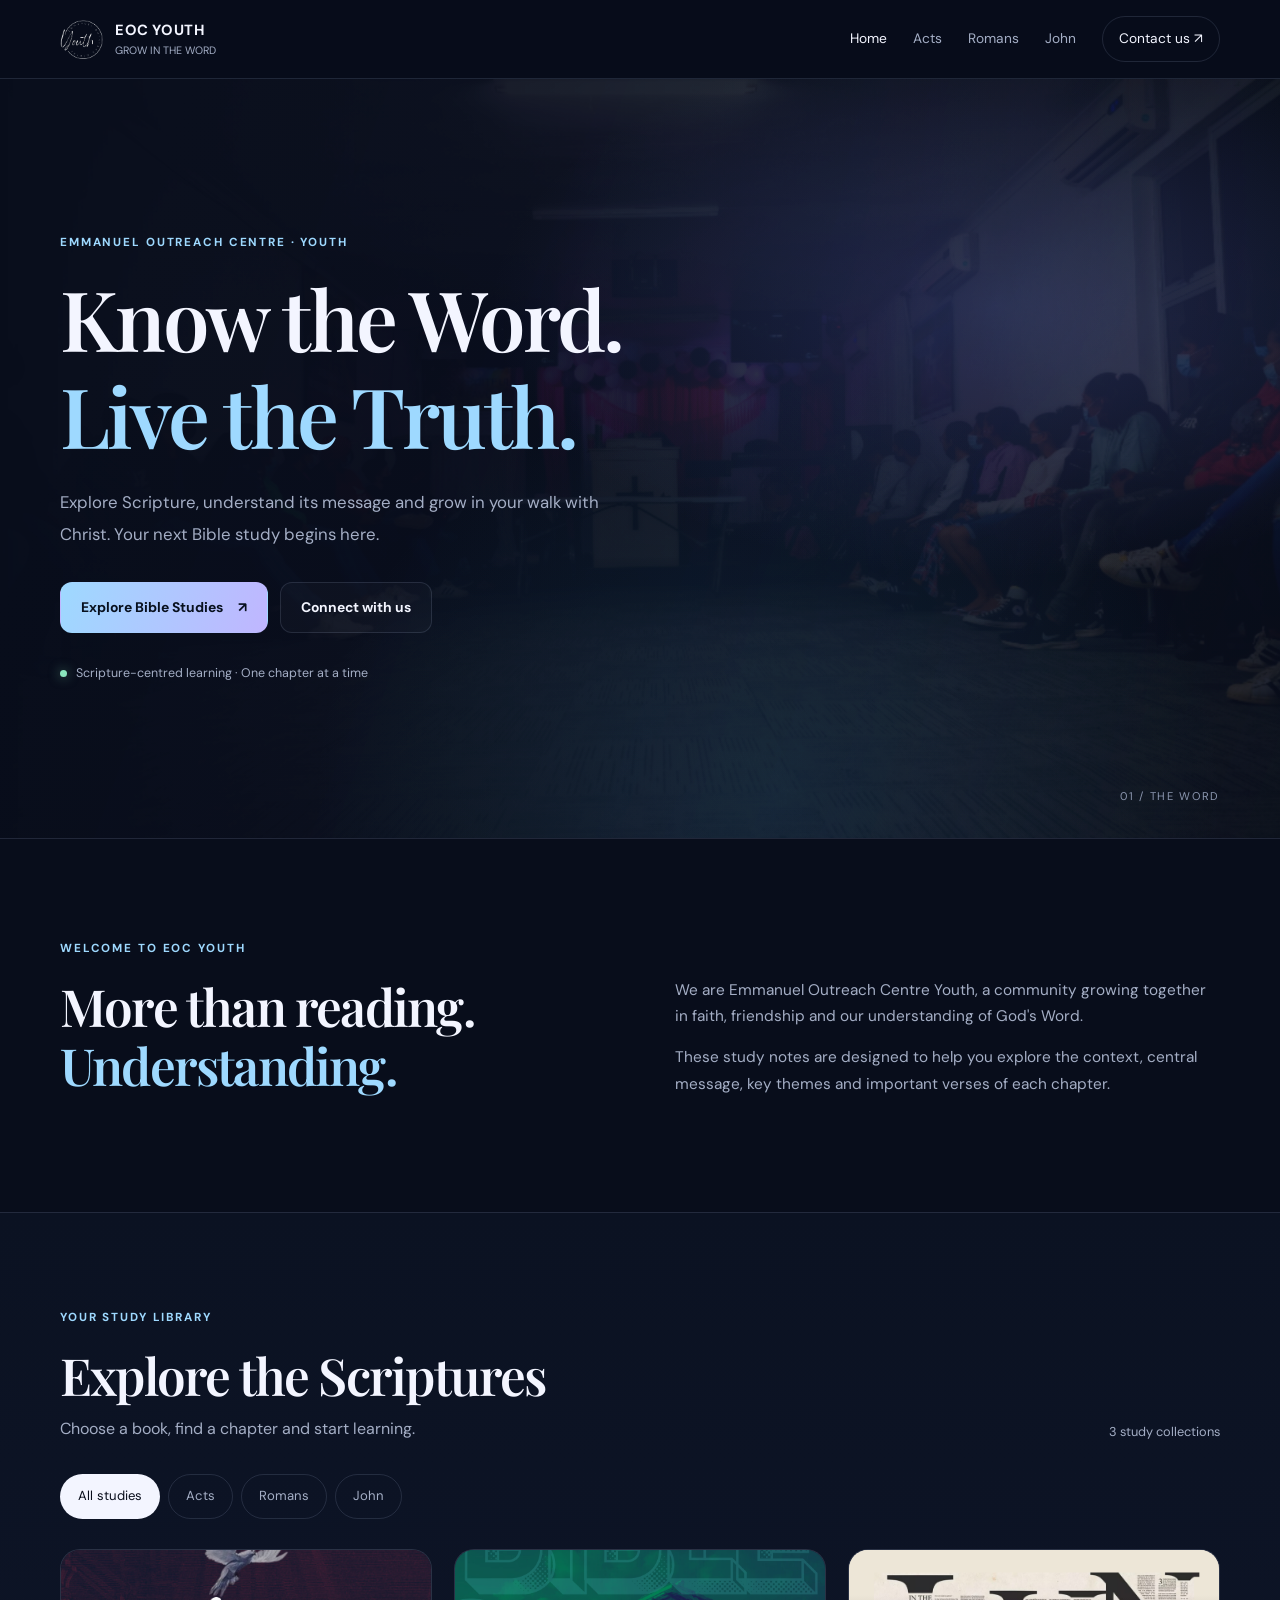
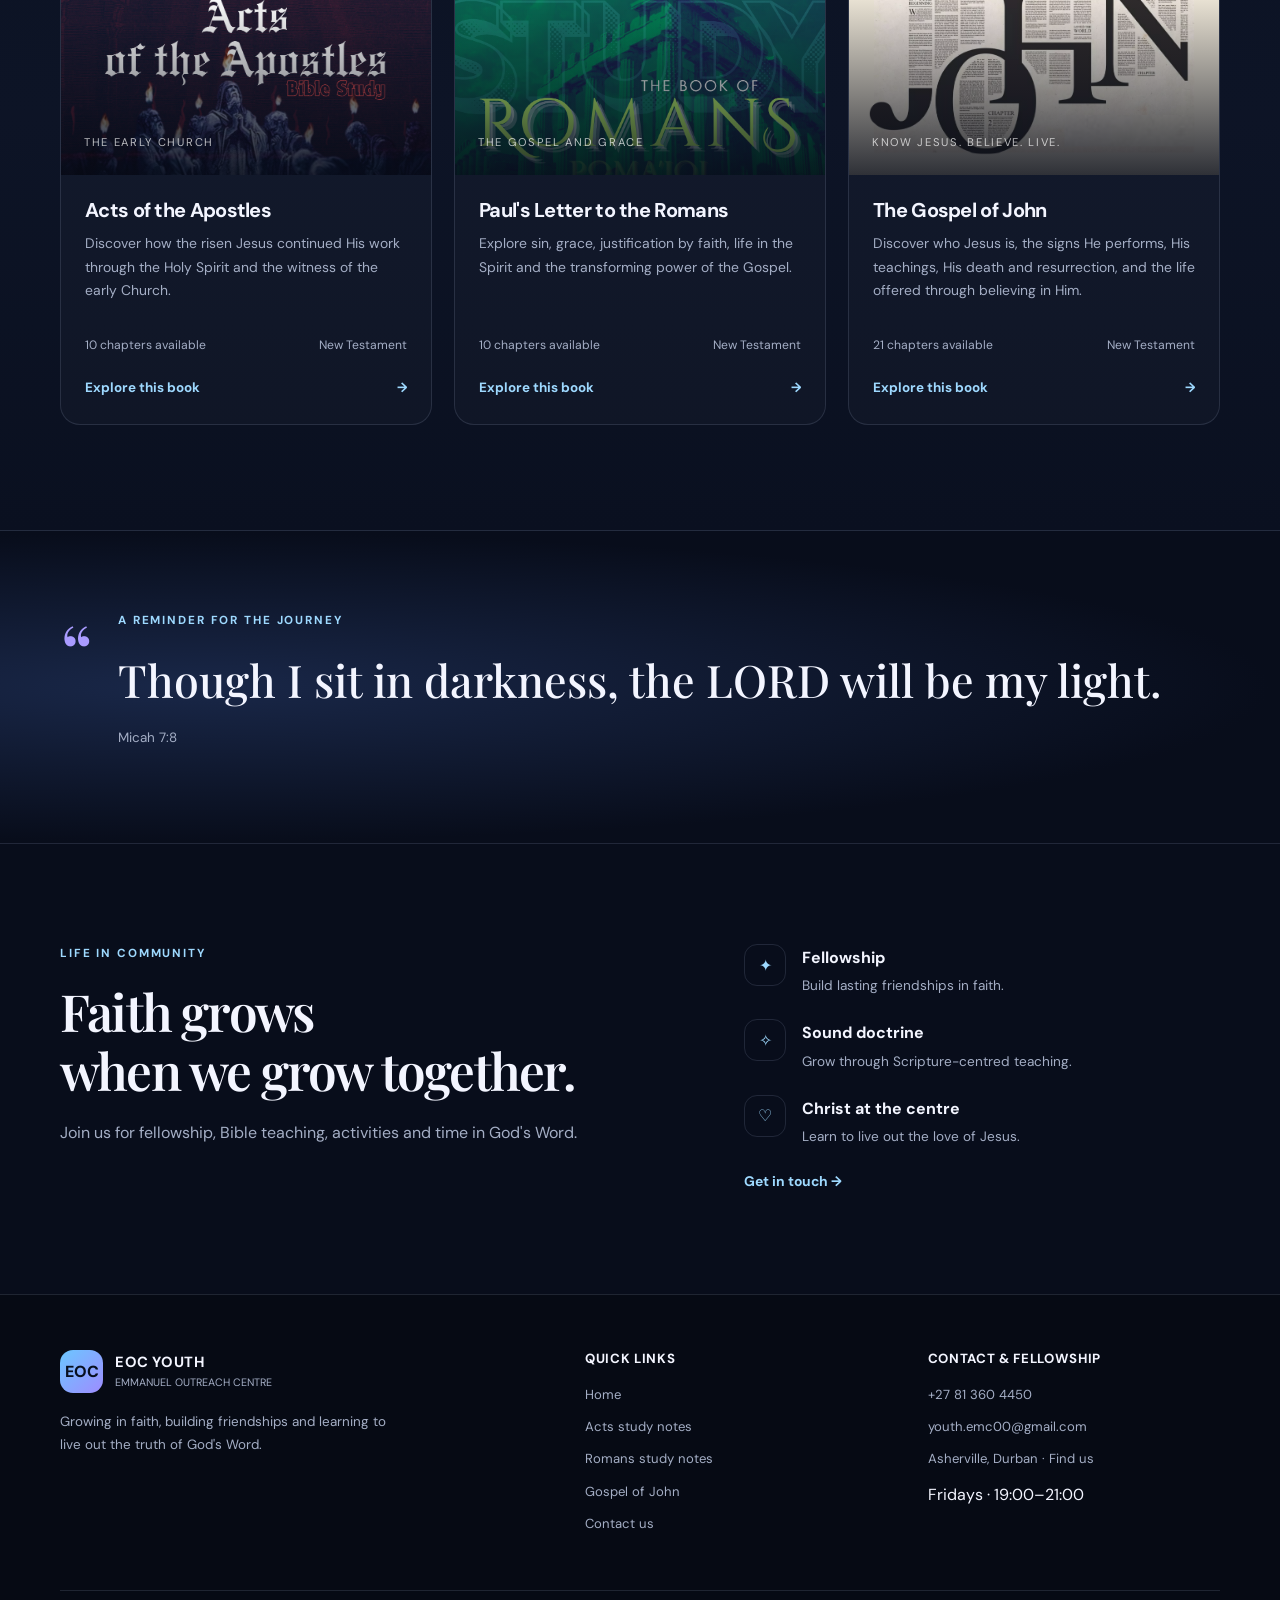
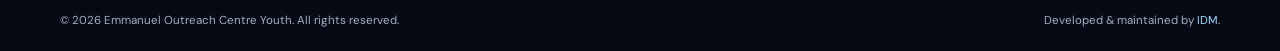
<file: index.html>
<!DOCTYPE html>
<html lang="en">
<head>
    <meta charset="UTF-8">
    <meta name="viewport" content="width=device-width, initial-scale=1.0">
    <meta name="theme-color" content="#080d1b">
    <meta name="description" content="Explore the EOC Youth Bible study library: Acts, Romans and the Gospel of John.">
    <title>EOC Youth | Bible Study</title>
    <link rel="preconnect" href="https://fonts.googleapis.com">
    <link href="https://fonts.googleapis.com/css2?family=DM+Sans:wght@400;500;600;700&family=Playfair+Display:wght@500;600;700&display=swap" rel="stylesheet">
    <link rel="stylesheet" href="assets/css/style.css">
    <script src="assets/js/app.js" defer></script>
</head>
<body>
    <div id="site-loader" class="site-loader" aria-label="Loading EOC Youth">
        <div class="loader-mark">
            <span></span><span></span><span></span>
        </div>
        <p class="loader-title">EOC YOUTH</p>
        <p class="loader-subtitle">Preparing your study space</p>
    </div>

    <div id="site-header"></div>

    <main>
        <section class="hero">
            <div class="hero-background"></div>
            <div class="hero-content container">
                <span class="eyebrow">EMMANUEL OUTREACH CENTRE · YOUTH</span>
                <h1>Know the Word.<br><span>Live the Truth.</span></h1>
                <p class="hero-description">
                    Explore Scripture, understand its message and grow in your walk with Christ.
                    Your next Bible study begins here.
                </p>
                <div class="hero-actions">
                    <a href="#study-library" class="button button-primary">Explore Bible Studies <span>↗</span></a>
                    <a href="contact.html" class="button button-outline">Connect with us</a>
                </div>
                <div class="hero-note">
                    <span class="status-dot"></span>
                    Scripture-centred learning · One chapter at a time
                </div>
            </div>
            <div class="hero-index" aria-hidden="true">01 / THE WORD</div>
        </section>

        <section class="intro-section container">
            <div class="section-kicker">WELCOME TO EOC YOUTH</div>
            <div class="intro-grid">
                <h2>More than reading.<br><span>Understanding.</span></h2>
                <div>
                    <p>
                        We are Emmanuel Outreach Centre Youth, a community growing together
                        in faith, friendship and our understanding of God's Word.
                    </p>
                    <p>
                        These study notes are designed to help you explore the context,
                        central message, key themes and important verses of each chapter.
                    </p>
                </div>
            </div>
        </section>

        <section id="study-library" class="library-section">
            <div class="container">
                <div class="section-heading">
                    <div>
                        <div class="section-kicker">YOUR STUDY LIBRARY</div>
                        <h2>Explore the Scriptures</h2>
                        <p>Choose a book, find a chapter and start learning.</p>
                    </div>
                    <span class="library-count" id="library-count">3 study collections</span>
                </div>

                <div class="filter-bar" role="group" aria-label="Filter Bible study books">
                    <button class="filter-button active" data-filter="all" aria-pressed="true">All studies</button>
                    <button class="filter-button" data-filter="acts" aria-pressed="false">Acts</button>
                    <button class="filter-button" data-filter="romans" aria-pressed="false">Romans</button>
                    <button class="filter-button" data-filter="john" aria-pressed="false">John</button>
                </div>

                <div id="book-grid" class="book-grid">
                    <p class="loading-message">Loading study collections...</p>
                </div>
            </div>
        </section>

        <section class="verse-section">
            <div class="container verse-inner">
                <span class="verse-symbol" aria-hidden="true">“</span>
                <div>
                    <div class="section-kicker">A REMINDER FOR THE JOURNEY</div>
                    <blockquote>Though I sit in darkness, the LORD will be my light.</blockquote>
                    <p class="verse-reference">Micah 7:8</p>
                </div>
            </div>
        </section>

        <section class="community-section container">
            <div>
                <div class="section-kicker">LIFE IN COMMUNITY</div>
                <h2>Faith grows<br>when we grow together.</h2>
                <p>Join us for fellowship, Bible teaching, activities and time in God's Word.</p>
            </div>
            <div class="community-details">
                <div class="detail-item">
                    <span class="detail-icon">✦</span>
                    <div><strong>Fellowship</strong><p>Build lasting friendships in faith.</p></div>
                </div>
                <div class="detail-item">
                    <span class="detail-icon">✧</span>
                    <div><strong>Sound doctrine</strong><p>Grow through Scripture-centred teaching.</p></div>
                </div>
                <div class="detail-item">
                    <span class="detail-icon">♡</span>
                    <div><strong>Christ at the centre</strong><p>Learn to live out the love of Jesus.</p></div>
                </div>
                <a class="text-link" href="contact.html">Get in touch <span>→</span></a>
            </div>
        </section>
    </main>

    <div id="site-footer"></div>
</body>
</html>
</file>
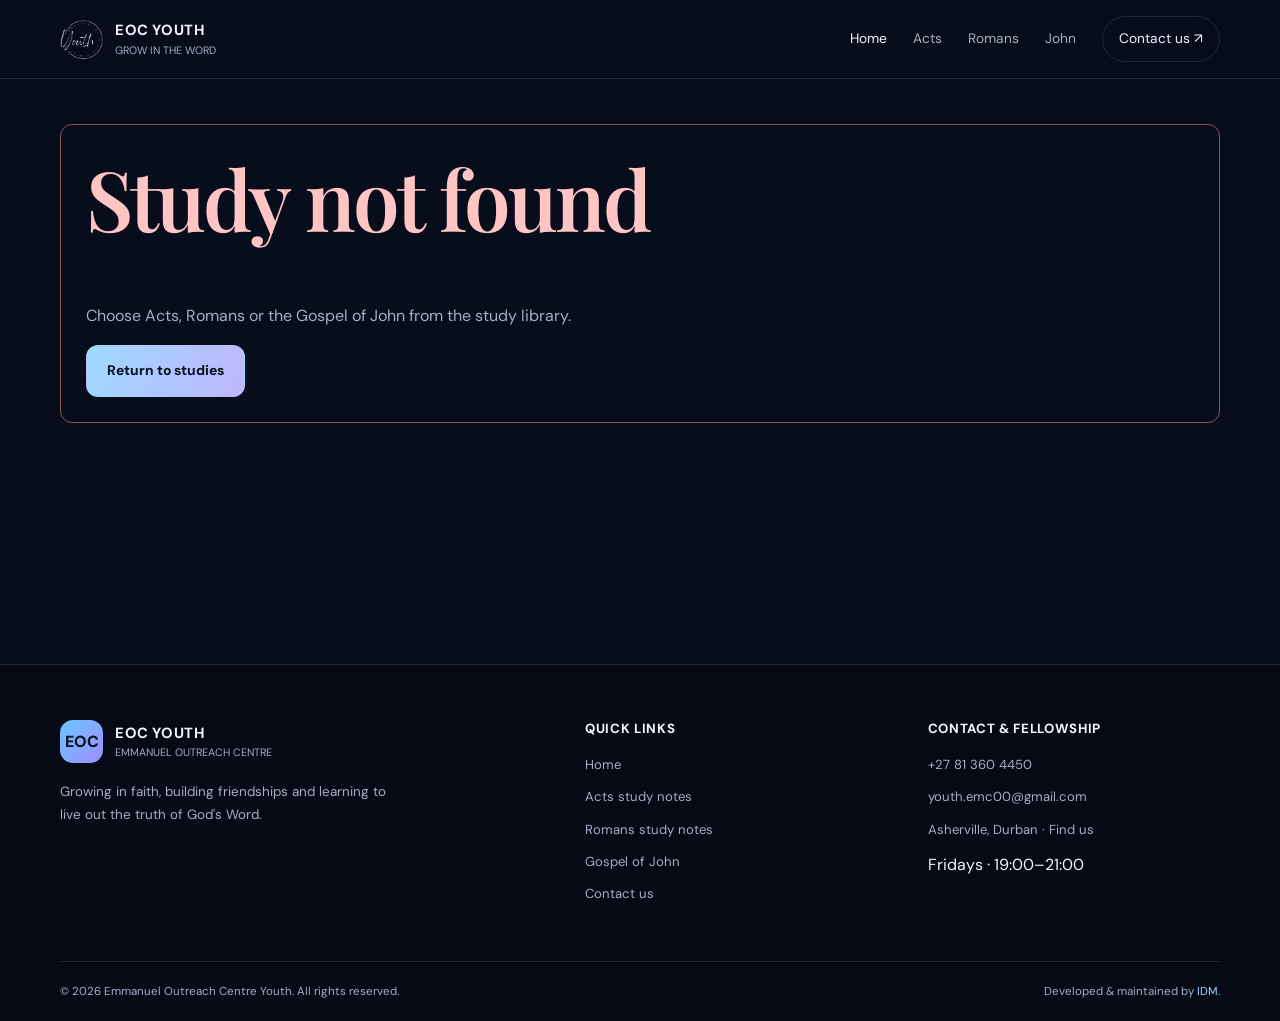
<file: book.html>
<!DOCTYPE html>
<html lang="en">
<head>
    <meta charset="UTF-8">
    <meta name="viewport" content="width=device-width, initial-scale=1.0">
    <meta name="theme-color" content="#080d1b">
    <title>Bible Study | EOC Youth</title>
    <link href="https://fonts.googleapis.com/css2?family=DM+Sans:wght@400;500;600;700&family=Playfair+Display:wght@500;600;700&display=swap" rel="stylesheet">
    <link rel="stylesheet" href="assets/css/style.css">
    <script src="assets/js/app.js" defer></script>
</head>
<body>
    <div id="site-loader" class="site-loader" aria-label="Loading study">
        <div class="loader-mark"><span></span><span></span><span></span></div>
        <p class="loader-title">EOC YOUTH</p>
        <p class="loader-subtitle">Preparing your study space</p>
    </div>

    <div id="site-header"></div>

    <main id="book-page" class="page-main container">
        <p class="loading-message">Loading book study...</p>
    </main>

    <div id="site-footer"></div>
</body>
</html>
</file>
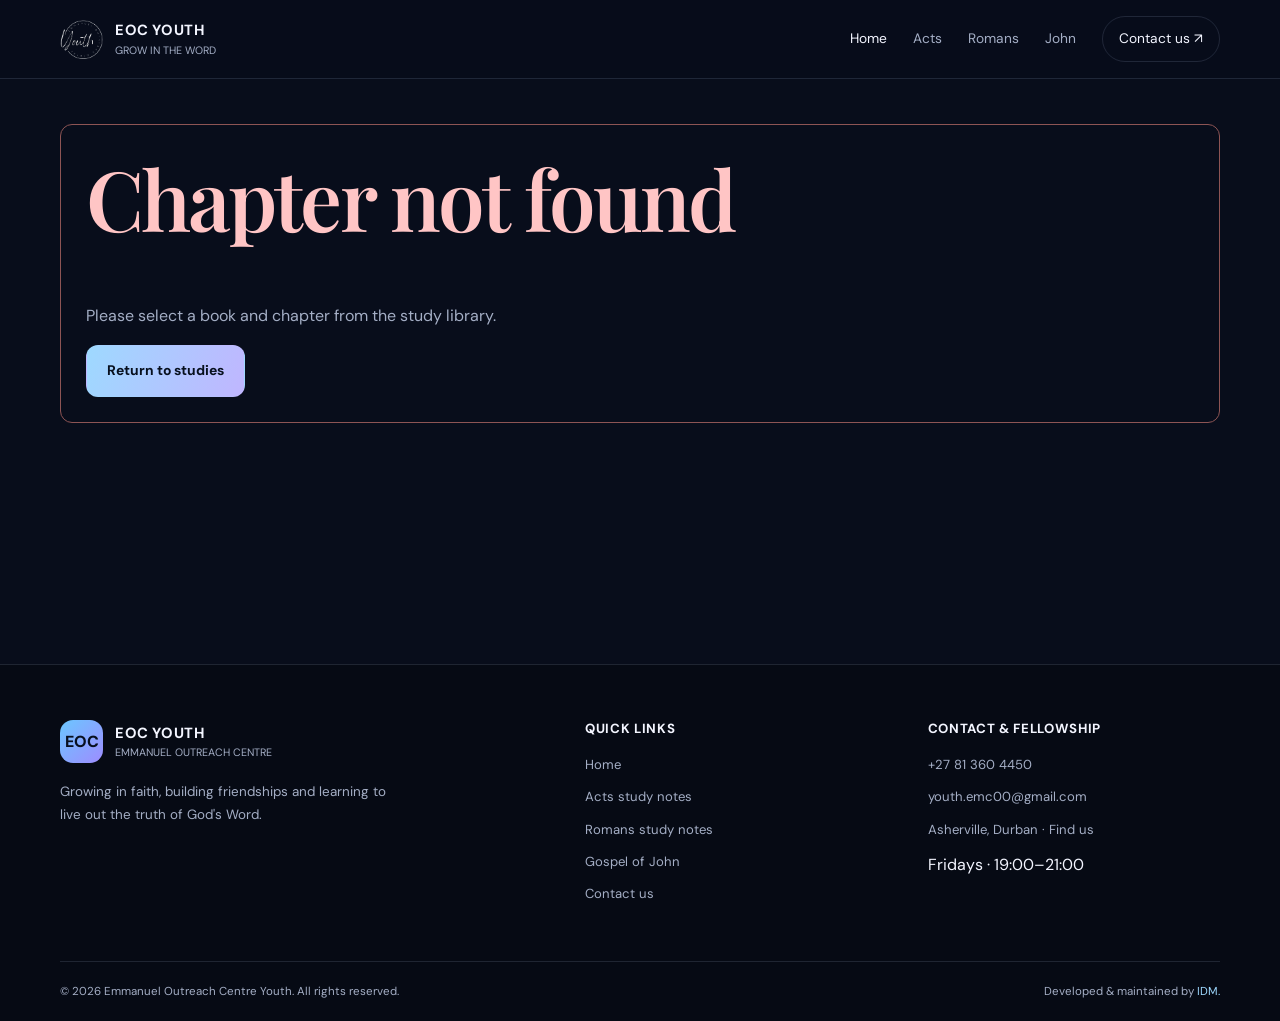
<file: chapter.html>
<!DOCTYPE html>
<html lang="en">
<head>
    <meta charset="UTF-8">
    <meta name="viewport" content="width=device-width, initial-scale=1.0">
    <meta name="theme-color" content="#080d1b">
    <title>Chapter Study | EOC Youth</title>
    <link href="https://fonts.googleapis.com/css2?family=DM+Sans:wght@400;500;600;700&family=Playfair+Display:wght@500;600;700&display=swap" rel="stylesheet">
    <link rel="stylesheet" href="assets/css/style.css">
    <script src="assets/js/app.js" defer></script>
</head>
<body>
    <div id="site-loader" class="site-loader" aria-label="Loading chapter">
        <div class="loader-mark"><span></span><span></span><span></span></div>
        <p class="loader-title">EOC YOUTH</p>
        <p class="loader-subtitle">Preparing your study space</p>
    </div>

    <div id="site-header"></div>

    <main id="chapter-page" class="page-main container">
        <p class="loading-message">Loading chapter notes...</p>
    </main>

    <div id="site-footer"></div>
</body>
</html>
</file>
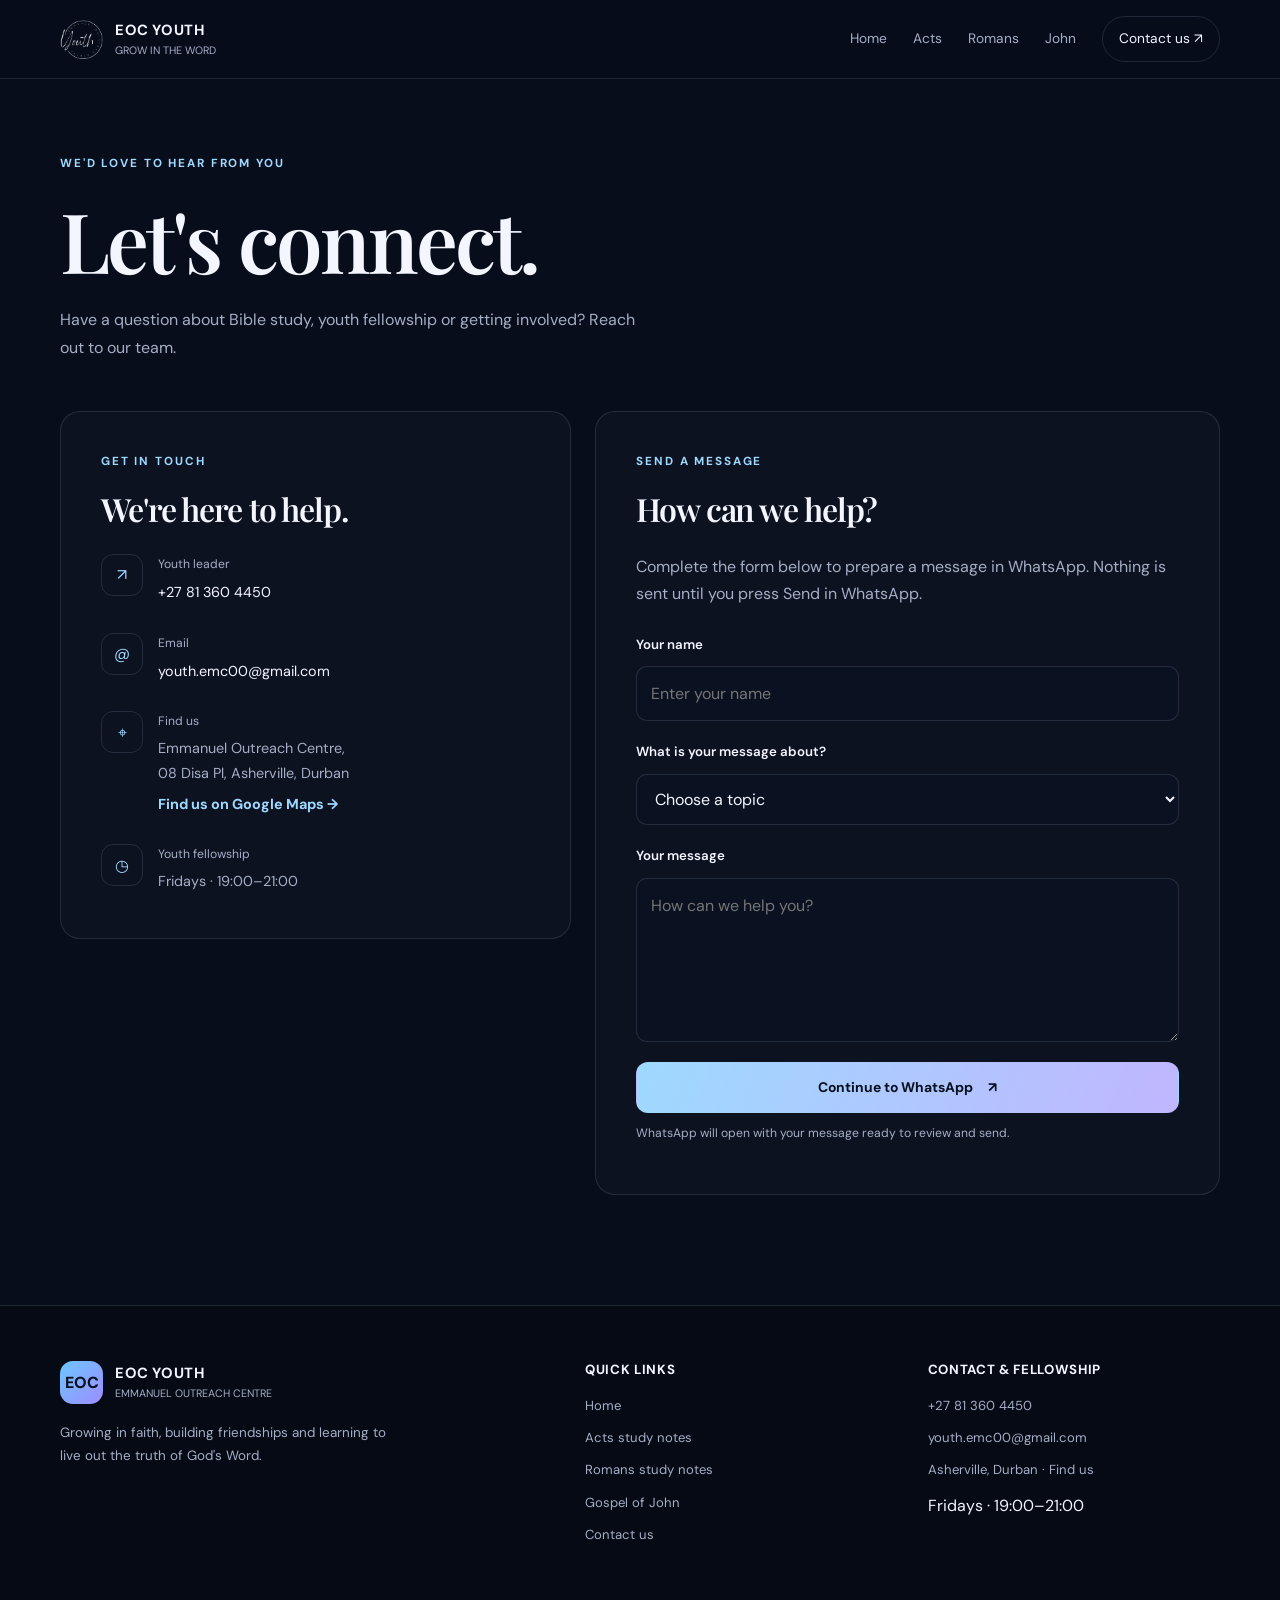
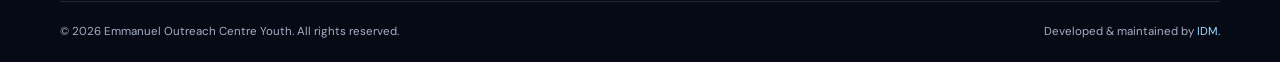
<file: contact.html>
<!DOCTYPE html>
<html lang="en">
<head>
    <meta charset="UTF-8">
    <meta name="viewport" content="width=device-width, initial-scale=1.0">
    <meta name="theme-color" content="#080d1b">
    <title>Contact EOC Youth | Bible Study</title>
    <meta name="description" content="Contact Emmanuel Outreach Centre Youth about Bible study, fellowship and youth activities.">
    <link href="https://fonts.googleapis.com/css2?family=DM+Sans:wght@400;500;600;700&family=Playfair+Display:wght@500;600;700&display=swap" rel="stylesheet">
    <link rel="stylesheet" href="assets/css/style.css">
    <script src="assets/js/app.js" defer></script>
</head>
<body>
    <div id="site-loader" class="site-loader" aria-label="Loading contact page">
        <div class="loader-mark"><span></span><span></span><span></span></div>
        <p class="loader-title">EOC YOUTH</p>
        <p class="loader-subtitle">Preparing your study space</p>
    </div>

    <div id="site-header"></div>

    <main class="contact-main container">
        <section class="contact-heading">
            <div class="section-kicker">WE'D LOVE TO HEAR FROM YOU</div>
            <h1>Let's connect.</h1>
            <p>Have a question about Bible study, youth fellowship or getting involved? Reach out to our team.</p>
        </section>

        <section class="contact-grid">
            <div class="contact-panel">
                <div class="section-kicker">GET IN TOUCH</div>
                <h2>We're here to help.</h2>

                <div class="contact-detail">
                    <span class="contact-detail-icon">↗</span>
                    <div>
                        <span class="detail-label">Youth leader</span>
                        <a href="tel:+27813604450">+27 81 360 4450</a>
                    </div>
                </div>

                <div class="contact-detail">
                    <span class="contact-detail-icon">@</span>
                    <div>
                        <span class="detail-label">Email</span>
                        <a href="mailto:youth.emc00@gmail.com">youth.emc00@gmail.com</a>
                    </div>
                </div>

                <div class="contact-detail">
                    <span class="contact-detail-icon">⌖</span>
                    <div>
                        <span class="detail-label">Find us</span>
                        <p>Emmanuel Outreach Centre,<br>08 Disa Pl, Asherville, Durban</p>
                        <a href="https://maps.app.goo.gl/" target="_blank" rel="noopener noreferrer" class="text-link" id="map-link">Find us on Google Maps →</a>
                    </div>
                </div>

                <div class="contact-detail">
                    <span class="contact-detail-icon">◷</span>
                    <div>
                        <span class="detail-label">Youth fellowship</span>
                        <p>Fridays · 19:00–21:00</p>
                    </div>
                </div>
            </div>

            <div class="contact-form-panel">
                <div class="section-kicker">SEND A MESSAGE</div>
                <h2>How can we help?</h2>
                <p class="muted">Complete the form below to prepare a message in WhatsApp. Nothing is sent until you press Send in WhatsApp.</p>

                <form id="whatsapp-contact-form">
                    <label for="contact-name">Your name</label>
                    <input id="contact-name" name="name" type="text" autocomplete="name" placeholder="Enter your name" required>

                    <label for="contact-topic">What is your message about?</label>
                    <select id="contact-topic" name="topic" required>
                        <option value="">Choose a topic</option>
                        <option value="Bible study">Bible study</option>
                        <option value="Youth fellowship">Youth fellowship</option>
                        <option value="Getting involved">Getting involved</option>
                        <option value="General enquiry">General enquiry</option>
                    </select>

                    <label for="contact-message">Your message</label>
                    <textarea id="contact-message" name="message" rows="5" placeholder="How can we help you?" required></textarea>

                    <button type="submit" class="button button-primary button-full">
                        Continue to WhatsApp <span>↗</span>
                    </button>
                    <p class="form-note">WhatsApp will open with your message ready to review and send.</p>
                    <p id="contact-feedback" class="form-feedback" role="status" aria-live="polite"></p>
                </form>
            </div>
        </section>
    </main>

    <div id="site-footer"></div>
</body>
</html>
</file>
<file: assets/css/style.css>
:root {
    --bg: #080d1b;
    --bg-soft: #0d1426;
    --panel: #111b30;
    --panel-hover: #17243d;
    --text: #f3f5ff;
    --muted: #a4aec5;
    --accent: #9ed9ff;
    --accent-2: #a99bff;
    --line: rgba(196, 211, 255, .13);
    --radius: 20px;
    --container: 1160px;
    --font-body: "DM Sans", sans-serif;
    --font-heading: "Playfair Display", serif;
}

* { box-sizing: border-box; }

html {
    scroll-behavior: smooth;
    scroll-padding-top: 100px;
}

body {
    margin: 0;
    background: var(--bg);
    color: var(--text);
    font-family: var(--font-body);
    line-height: 1.7;
    -webkit-font-smoothing: antialiased;
}

body.menu-open { overflow: hidden; }

a { color: inherit; text-decoration: none; }
button, input, textarea, select { font: inherit; }
button, a { -webkit-tap-highlight-color: transparent; }
button { color: inherit; }
img { max-width: 100%; display: block; }

.container {
    width: min(var(--container), calc(100% - 48px));
    margin-inline: auto;
}

h1, h2, h3, p { margin-top: 0; }
h1, h2, h3 {
    line-height: 1.16;
    letter-spacing: -.035em;
}
h1, h2 { font-family: var(--font-heading); font-weight: 600; }
h1 { font-size: clamp(2.8rem, 6.5vw, 5.7rem); }
h2 { font-size: clamp(2rem, 4vw, 3.5rem); }
h3 { font-size: 1.25rem; }
p { color: var(--muted); }
::selection { background: var(--accent); color: var(--bg); }

/* Initial loading animation */

.site-loader {
    position: fixed;
    inset: 0;
    z-index: 9999;
    display: flex;
    flex-direction: column;
    align-items: center;
    justify-content: center;
    gap: 8px;
    background: #080d1b;
    transition: opacity .55s ease, visibility .55s ease;
}

.site-loader.is-hidden {
    opacity: 0;
    visibility: hidden;
    pointer-events: none;
}

.loader-mark {
    display: flex;
    align-items: center;
    justify-content: center;
    gap: 7px;
    height: 46px;
    margin-bottom: 16px;
}

.loader-mark span {
    width: 6px;
    height: 22px;
    border-radius: 10px;
    background: linear-gradient(var(--accent), var(--accent-2));
    animation: loader-pulse .9s ease-in-out infinite alternate;
}

.loader-mark span:nth-child(2) {
    height: 38px;
    animation-delay: .15s;
}

.loader-mark span:nth-child(3) { animation-delay: .3s; }

.loader-title {
    margin: 0;
    color: var(--text);
    font-size: .85rem;
    font-weight: 700;
    letter-spacing: .32em;
}

.loader-subtitle {
    margin: 0;
    font-size: .78rem;
    letter-spacing: .04em;
}

@keyframes loader-pulse {
    from { transform: scaleY(.55); opacity: .55; }
    to { transform: scaleY(1); opacity: 1; }
}

/* Header and navigation */

.site-header {
    position: sticky;
    top: 0;
    z-index: 100;
    border-bottom: 1px solid var(--line);
    background: rgba(8, 13, 27, .86);
    backdrop-filter: blur(18px);
}

.nav-inner {
    min-height: 78px;
    display: flex;
    align-items: center;
    justify-content: space-between;
    gap: 24px;
}

.brand {
    display: inline-flex;
    align-items: center;
    gap: 12px;
    min-width: 0;
}

.brand img {
    width: 43px;
    height: 43px;
    object-fit: contain;
}

.brand-fallback {
    display: grid;
    place-items: center;
    width: 43px;
    height: 43px;
    border-radius: 13px;
    background: linear-gradient(135deg, #6bc7ff, #9e8cff);
    color: #08101f;
    font-weight: 800;
}

.brand-copy { display: flex; flex-direction: column; line-height: 1.25; }
.brand-copy strong { font-size: .92rem; letter-spacing: .04em; }
.brand-copy small { margin-top: 4px; color: var(--muted); font-size: .67rem; }

.site-nav {
    display: flex;
    align-items: center;
    gap: 26px;
}

.site-nav a {
    color: var(--muted);
    font-size: .86rem;
    transition: color .2s ease;
}

.site-nav a:hover,
.site-nav a[aria-current="page"] { color: var(--text); }

.site-nav .nav-contact {
    padding: 10px 16px;
    border: 1px solid var(--line);
    border-radius: 999px;
    color: var(--text);
}

.menu-toggle {
    display: none;
    width: 44px;
    height: 44px;
    border: 1px solid var(--line);
    border-radius: 12px;
    background: var(--panel);
    cursor: pointer;
    font-size: 1.3rem;
}

/* Hero */

.hero {
    position: relative;
    display: flex;
    align-items: center;
    min-height: 650px;
    min-height: min(760px, calc(100svh - 78px));
    overflow: hidden;
    border-bottom: 1px solid var(--line);
    isolation: isolate;
}

.hero-background {
    position: absolute;
    inset: 0;
    z-index: -2;
    background:
        radial-gradient(ellipse at 78% 30%, rgba(102, 116, 216, .25), transparent 36%),
        radial-gradient(ellipse at 60% 95%, rgba(55, 150, 201, .14), transparent 42%),
        linear-gradient(110deg, #080d1b 12%, rgba(8, 13, 27, .88) 55%, rgba(8, 13, 27, .4));
}

.hero-background::after {
    content: "";
    position: absolute;
    inset: 0;
    opacity: .2;
    background-image: url("../images/backgrounds/study-background.png");
    background-size: cover;
    background-position: center;
    mix-blend-mode: screen;
    mask-image: linear-gradient(90deg, transparent, black);
}

.hero-content {
    padding-block: 95px;
}

.eyebrow, .section-kicker {
    display: block;
    margin-bottom: 18px;
    color: var(--accent);
    font-size: .73rem;
    font-weight: 700;
    letter-spacing: .16em;
}

.hero h1 { max-width: 850px; margin-bottom: 24px; }
.hero h1 span, .intro-grid h2 span { color: var(--accent); }

.hero-description {
    max-width: 570px;
    font-size: 1.05rem;
    line-height: 1.85;
}

.hero-actions {
    display: flex;
    flex-wrap: wrap;
    gap: 12px;
    margin-top: 32px;
}

.button {
    display: inline-flex;
    align-items: center;
    justify-content: center;
    gap: 15px;
    min-height: 49px;
    padding: 13px 20px;
    border: 1px solid transparent;
    border-radius: 12px;
    font-weight: 700;
    font-size: .87rem;
    cursor: pointer;
    transition: transform .2s ease, background .2s ease, border-color .2s ease;
}

.button:hover { transform: translateY(-2px); }

.button-primary {
    color: #07101e;
    background: linear-gradient(110deg, var(--accent), #c0b6ff);
}

.button-primary:hover { background: #c7eaff; }

.button-outline {
    border-color: var(--line);
    background: rgba(255, 255, 255, .025);
}

.button-outline:hover { border-color: rgba(158, 217, 255, .55); }
.button-full { width: 100%; }

.hero-note {
    display: flex;
    align-items: center;
    gap: 9px;
    margin-top: 30px;
    color: var(--muted);
    font-size: .78rem;
}

.status-dot {
    width: 7px;
    height: 7px;
    border-radius: 50%;
    background: #8ae5bc;
    box-shadow: 0 0 12px #8ae5bc88;
}

.hero-index {
    position: absolute;
    right: max(24px, calc((100vw - var(--container)) / 2));
    bottom: 32px;
    color: #8b96af;
    font-size: .7rem;
    letter-spacing: .15em;
}

/* Landing page content */

.intro-section { padding-block: 100px; }

.intro-grid {
    display: grid;
    grid-template-columns: 1fr 1fr;
    gap: 70px;
    align-items: start;
}

.intro-grid h2 { margin-bottom: 0; }
.intro-grid p { font-size: .96rem; }

.library-section {
    padding-block: 95px 105px;
    background: linear-gradient(180deg, #0b1222, #0d1426 55%, #0a1020);
    border-block: 1px solid var(--line);
}

.section-heading {
    display: flex;
    align-items: end;
    justify-content: space-between;
    gap: 24px;
    margin-bottom: 32px;
}

.section-heading h2 { margin-bottom: 10px; }
.section-heading p { margin-bottom: 0; }

.library-count {
    color: var(--muted);
    font-size: .8rem;
    white-space: nowrap;
}

.filter-bar {
    display: flex;
    flex-wrap: wrap;
    gap: 8px;
    margin-bottom: 30px;
}

.filter-button {
    padding: 10px 17px;
    border: 1px solid var(--line);
    border-radius: 999px;
    background: transparent;
    color: var(--muted);
    cursor: pointer;
    font-size: .82rem;
    transition: .2s ease;
}

.filter-button:hover { border-color: var(--accent); color: var(--text); }

.filter-button.active {
    border-color: transparent;
    background: var(--text);
    color: var(--bg);
}

.book-grid {
    display: grid;
    grid-template-columns: repeat(3, minmax(0, 1fr));
    gap: 22px;
}

.book-card {
    display: flex;
    flex-direction: column;
    min-width: 0;
    overflow: hidden;
    border: 1px solid var(--line);
    border-radius: var(--radius);
    background: rgba(255, 255, 255, .025);
    transition: transform .25s ease, border-color .25s ease, background .25s ease;
}

.book-card:hover {
    transform: translateY(-5px);
    border-color: rgba(158, 217, 255, .38);
    background: rgba(255, 255, 255, .045);
}

.book-art {
    position: relative;
    min-height: 225px;
    display: flex;
    align-items: end;
    overflow: hidden;
    padding: 23px;
    background:
        radial-gradient(ellipse at 75% 15%, var(--book-glow, #4a5ba7), transparent 55%),
        linear-gradient(140deg, #202b4a, #10192c);
    background-size: cover;
    background-position: center;
}

.book-art::after {
    content: "";
    position: absolute;
    inset: 0;
    background: linear-gradient(0deg, rgba(5, 9, 20, .82), transparent 80%);
}

.book-art img {
    position: absolute;
    inset: 0;
    width: 100%;
    height: 100%;
    object-fit: cover;
}

.book-art > *:not(img) { position: relative; z-index: 1; }

.book-number {
    color: rgba(255, 255, 255, .7);
    font-size: .7rem;
    letter-spacing: .15em;
}

.book-card-content {
    display: flex;
    flex: 1;
    flex-direction: column;
    padding: 24px;
}

.book-card-content h3 { margin-bottom: 10px; }
.book-card-content p { font-size: .87rem; }

.card-meta {
    display: flex;
    justify-content: space-between;
    gap: 10px;
    margin-top: auto;
    padding-top: 18px;
    color: var(--muted);
    font-size: .76rem;
}

.card-link {
    display: inline-flex;
    justify-content: space-between;
    align-items: center;
    gap: 12px;
    margin-top: 22px;
    color: var(--accent);
    font-weight: 700;
    font-size: .84rem;
}

.verse-section {
    padding-block: 80px;
    border-bottom: 1px solid var(--line);
    background: radial-gradient(ellipse at 15% 50%, #192748, var(--bg) 70%);
}

.verse-inner { display: flex; gap: 25px; align-items: start; }
.verse-symbol { color: var(--accent-2); font-family: var(--font-heading); font-size: 5rem; line-height: 1; }
.verse-inner blockquote { margin: 0; font: 500 clamp(1.6rem, 3.5vw, 2.8rem)/1.4 var(--font-heading); }
.verse-reference { margin-top: 15px; font-size: .84rem; }

.community-section {
    display: grid;
    grid-template-columns: 1fr .8fr;
    gap: 90px;
    padding-block: 100px;
}

.community-section h2 { margin-bottom: 18px; }
.community-details { display: grid; gap: 22px; }

.detail-item { display: flex; align-items: start; gap: 16px; }
.detail-icon { display: grid; place-items: center; flex: 0 0 42px; height: 42px; border: 1px solid var(--line); border-radius: 13px; color: var(--accent); }
.detail-item strong { display: block; margin-bottom: 3px; }
.detail-item p { margin-bottom: 0; font-size: .85rem; }
.text-link { color: var(--accent); font-size: .87rem; font-weight: 700; }

/* Book and chapter pages */

.page-main { min-height: 65vh; padding-block: 45px 100px; }

.breadcrumbs {
    display: flex;
    flex-wrap: wrap;
    align-items: center;
    gap: 10px;
    margin-bottom: 32px;
    color: var(--muted);
    font-size: .78rem;
}

.breadcrumbs a:hover { color: var(--accent); }

.page-hero {
    position: relative;
    overflow: hidden;
    padding: clamp(28px, 5vw, 60px);
    border: 1px solid var(--line);
    border-radius: 26px;
    background:
        radial-gradient(ellipse at 85% 10%, var(--book-glow, #485c9c), transparent 52%),
        linear-gradient(135deg, #172440, #0d1426 70%);
    background-size: cover;
    background-position: center;
}

.page-hero::before {
    content: "";
    position: absolute;
    inset: 0;
    background: linear-gradient(90deg, rgba(8, 13, 27, .95), rgba(8, 13, 27, .45));
    pointer-events: none;
}

.page-hero > * { position: relative; }

.page-hero h1 { margin-bottom: 18px; font-size: clamp(2.5rem, 6vw, 4.5rem); }
.page-hero .hero-description { max-width: 720px; }
.page-hero .eyebrow { margin-bottom: 15px; }

.page-section { margin-top: 55px; }
.page-section h2 { margin-bottom: 18px; font-size: clamp(1.8rem, 3.5vw, 2.5rem); }
.page-section > p { max-width: 850px; }

.overview-panel {
    padding: 28px;
    border: 1px solid var(--line);
    border-radius: var(--radius);
    background: rgba(255, 255, 255, .025);
}

.theme-list {
    display: flex;
    flex-wrap: wrap;
    gap: 10px;
    margin-top: 22px;
}

.theme-chip {
    padding: 9px 13px;
    border: 1px solid var(--line);
    border-radius: 999px;
    color: #dce4fa;
    background: rgba(255, 255, 255, .025);
    font-size: .8rem;
}

.chapter-tools {
    display: flex;
    align-items: center;
    justify-content: space-between;
    gap: 20px;
    margin-block: 25px;
}

.chapter-tools label { color: var(--muted); font-size: .8rem; }

.chapter-tools select, .chapter-search {
    min-height: 44px;
    padding: 10px 14px;
    border: 1px solid var(--line);
    border-radius: 11px;
    outline: none;
    background: var(--panel);
    color: var(--text);
}

.chapter-search { width: min(320px, 100%); }
.chapter-tools select:focus, .chapter-search:focus { border-color: var(--accent); }

.chapter-grid {
    display: grid;
    grid-template-columns: repeat(3, minmax(0, 1fr));
    gap: 16px;
}

.chapter-card {
    display: flex;
    flex-direction: column;
    min-height: 215px;
    padding: 22px;
    border: 1px solid var(--line);
    border-radius: 17px;
    background: rgba(255, 255, 255, .025);
    transition: transform .2s ease, border-color .2s ease;
}

.chapter-card:hover { transform: translateY(-3px); border-color: rgba(158, 217, 255, .4); }
.chapter-card .chapter-label { color: var(--accent); font-size: .73rem; font-weight: 700; letter-spacing: .08em; }
.chapter-card h3 { margin: 13px 0 9px; }
.chapter-card p { margin-bottom: 18px; font-size: .83rem; }
.chapter-card .card-link { margin-top: auto; }

.study-layout {
    display: grid;
    grid-template-columns: minmax(0, 1fr) 290px;
    gap: 35px;
    align-items: start;
    margin-top: 38px;
}

.study-content { min-width: 0; }

.study-block {
    margin-bottom: 20px;
    padding: 27px;
    border: 1px solid var(--line);
    border-radius: var(--radius);
    background: rgba(255, 255, 255, .025);
}

.study-block h2 { margin-bottom: 16px; font-size: 1.55rem; }
.study-block p:last-child { margin-bottom: 0; }
.study-block ul { margin-bottom: 0; padding-left: 22px; color: #c2cbe0; }
.study-block li { margin-bottom: 8px; }

.insight-block {
    border-left: 3px solid var(--accent-2);
    background: linear-gradient(110deg, rgba(169, 155, 255, .09), rgba(255, 255, 255, .02));
}

.key-verse {
    border-color: rgba(158, 217, 255, .24);
    background: linear-gradient(135deg, rgba(85, 154, 201, .12), rgba(169, 155, 255, .06));
}

.key-verse .verse-text { color: var(--text); font-family: var(--font-heading); font-size: 1.25rem; }
.key-verse .verse-reference { color: var(--accent); font-weight: 700; }

.study-sidebar {
    position: sticky;
    top: 105px;
    padding: 22px;
    border: 1px solid var(--line);
    border-radius: var(--radius);
    background: var(--bg-soft);
}

.study-sidebar h3 { margin-bottom: 15px; font-size: 1.05rem; }
.chapter-select { display: grid; gap: 7px; max-height: 340px; overflow-y: auto; }

.chapter-select a {
    padding: 9px 11px;
    border-radius: 9px;
    color: var(--muted);
    font-size: .8rem;
}

.chapter-select a:hover, .chapter-select a.current {
    background: var(--panel-hover);
    color: var(--text);
}

.chapter-pagination {
    display: flex;
    justify-content: space-between;
    gap: 15px;
    margin-top: 30px;
}

.pagination-link {
    display: flex;
    flex-direction: column;
    max-width: 48%;
    padding: 15px 18px;
    border: 1px solid var(--line);
    border-radius: 12px;
}

.pagination-link small { color: var(--muted); font-size: .7rem; }
.pagination-link strong { color: var(--accent); font-size: .84rem; }

/* Contact page */

.contact-main { padding-block: 75px 110px; }
.contact-heading { max-width: 740px; margin-bottom: 50px; }
.contact-heading h1 { margin-bottom: 18px; }
.contact-heading p { max-width: 580px; font-size: 1rem; }

.contact-grid {
    display: grid;
    grid-template-columns: .9fr 1.1fr;
    gap: 24px;
    align-items: start;
}

.contact-panel, .contact-form-panel {
    padding: clamp(24px, 4vw, 40px);
    border: 1px solid var(--line);
    border-radius: var(--radius);
    background: rgba(255, 255, 255, .025);
}

.contact-panel h2, .contact-form-panel h2 { font-size: 2rem; }

.contact-detail {
    display: flex;
    gap: 15px;
    margin-top: 27px;
}

.contact-detail-icon {
    display: grid;
    flex: 0 0 42px;
    height: 42px;
    place-items: center;
    border: 1px solid var(--line);
    border-radius: 12px;
    color: var(--accent);
}

.detail-label { display: block; margin-bottom: 4px; color: var(--muted); font-size: .76rem; }
.contact-detail a, .contact-detail p { font-size: .9rem; }
.contact-detail p { margin-bottom: 5px; }

.contact-form-panel form { display: grid; gap: 10px; }
.contact-form-panel label { margin-top: 10px; font-size: .83rem; font-weight: 600; }

.contact-form-panel input,
.contact-form-panel select,
.contact-form-panel textarea {
    width: 100%;
    min-width: 0;
    padding: 13px 14px;
    border: 1px solid var(--line);
    border-radius: 11px;
    outline: none;
    background: #0a1120;
    color: var(--text);
}

.contact-form-panel input:focus,
.contact-form-panel select:focus,
.contact-form-panel textarea:focus { border-color: var(--accent); }

.contact-form-panel textarea { resize: vertical; }
.contact-form-panel .button { margin-top: 10px; }
.form-note, .form-feedback { margin: 0; font-size: .76rem; }
.form-feedback { color: var(--accent); }
.muted { color: var(--muted); }

/* Footer */

.site-footer {
    border-top: 1px solid var(--line);
    background: #060a14;
}

.footer-main {
    display: grid;
    grid-template-columns: 1.3fr .8fr .8fr;
    gap: 50px;
    padding-block: 55px;
}

.footer-brand p { max-width: 330px; margin-top: 18px; font-size: .84rem; }
.footer-column h3 { margin-bottom: 17px; font: 700 .83rem var(--font-body); letter-spacing: .05em; }
.footer-links { display: grid; gap: 10px; }
.footer-links a, .footer-column p { color: var(--muted); font-size: .82rem; }
.footer-links a:hover { color: var(--accent); }

.footer-bottom {
    display: flex;
    justify-content: space-between;
    gap: 18px;
    padding-block: 20px;
    border-top: 1px solid var(--line);
    color: #8e99b1;
    font-size: .72rem;
}

.footer-bottom p { margin: 0; font-size: inherit; }
.footer-bottom a { color: var(--accent); }

.loading-message, .empty-message { padding: 25px; color: var(--muted); }
.error-message { padding: 25px; border: 1px solid #8d5454; border-radius: 12px; color: #ffc5c5; }

/* Tablet and mobile */

@media (max-width: 900px) {
    .site-nav { gap: 15px; }
    .book-grid, .chapter-grid { grid-template-columns: repeat(2, minmax(0, 1fr)); }
    .study-layout { grid-template-columns: 1fr; }
    .study-sidebar { position: static; }
    .chapter-select { grid-template-columns: repeat(3, minmax(0, 1fr)); }
    .community-section { gap: 45px; }
    .footer-main { gap: 30px; }
}

@media (max-width: 680px) {
    .container { width: min(100% - 32px, var(--container)); }
    .nav-inner { min-height: 70px; }
    .brand img, .brand-fallback { width: 39px; height: 39px; }
    .brand-copy small { display: none; }
    .menu-toggle { display: grid; place-items: center; }

    .site-nav {
        position: fixed;
        inset: 70px 0 0;
        display: flex;
        flex-direction: column;
        align-items: stretch;
        gap: 5px;
        padding: 24px 20px;
        background: rgba(8, 13, 27, .98);
        opacity: 0;
        visibility: hidden;
        transform: translateY(-8px);
        transition: .2s ease;
    }

    .site-nav.is-open { opacity: 1; visibility: visible; transform: translateY(0); }
    .site-nav a { padding: 14px 12px; font-size: 1rem; }
    .site-nav .nav-contact { text-align: center; margin-top: 8px; }

    .hero { min-height: 620px; }
    .hero-content { padding-block: 75px; }
    .hero-description { font-size: .94rem; }
    .hero-index { display: none; }

    .intro-section, .community-section { padding-block: 70px; }
    .intro-grid, .community-section { grid-template-columns: 1fr; gap: 24px; }
    .library-section { padding-block: 70px; }
    .section-heading { align-items: start; flex-direction: column; gap: 10px; }
    .book-grid, .chapter-grid { grid-template-columns: 1fr; }
    .book-art { min-height: 190px; }
    .verse-section { padding-block: 60px; }
    .verse-inner { gap: 12px; }
    .verse-symbol { font-size: 3.7rem; }

    .page-main { padding-block: 28px 70px; }
    .page-hero { padding: 27px 22px; }
    .overview-panel, .study-block { padding: 21px; }
    .chapter-tools { align-items: stretch; flex-direction: column; }
    .chapter-search { width: 100%; }
    .chapter-select { grid-template-columns: repeat(2, minmax(0, 1fr)); }

    .contact-main { padding-block: 55px 75px; }
    .contact-grid { grid-template-columns: 1fr; }
    .footer-main { grid-template-columns: 1fr; gap: 28px; padding-block: 40px; }
    .footer-bottom { flex-direction: column; gap: 8px; }
}

@media (prefers-reduced-motion: reduce) {
    *, *::before, *::after {
        scroll-behavior: auto !important;
        animation-duration: .01ms !important;
        animation-iteration-count: 1 !important;
        transition-duration: .01ms !important;
    }
}


/* Filtering and expandable study questions */

[hidden] {
    display: none !important;
}

.question-item {
    padding: 15px 0;
    border-bottom: 1px solid var(--line);
}

.question-item:last-child {
    border-bottom: 0;
}

.question-item summary {
    color: var(--text);
    font-weight: 600;
    cursor: pointer;
}

.question-item summary::marker {
    color: var(--accent);
}

.question-item p {
    padding: 12px 0 0;
    margin-bottom: 0;
}

.page-hero > img {
    position: absolute;
    inset: 0;
    width: 100%;
    height: 100%;
    object-fit: cover;
    opacity: .3;
    z-index: 0;
    pointer-events: none;
}

.page-hero > .eyebrow,
.page-hero > h1,
.page-hero > p,
.page-hero > .hero-note,
.page-hero > .hero-actions {
    z-index: 1;
}

@media (prefers-reduced-motion: reduce) {
    .site-loader .loader-mark span {
        animation: none;
    }
}
</file>
